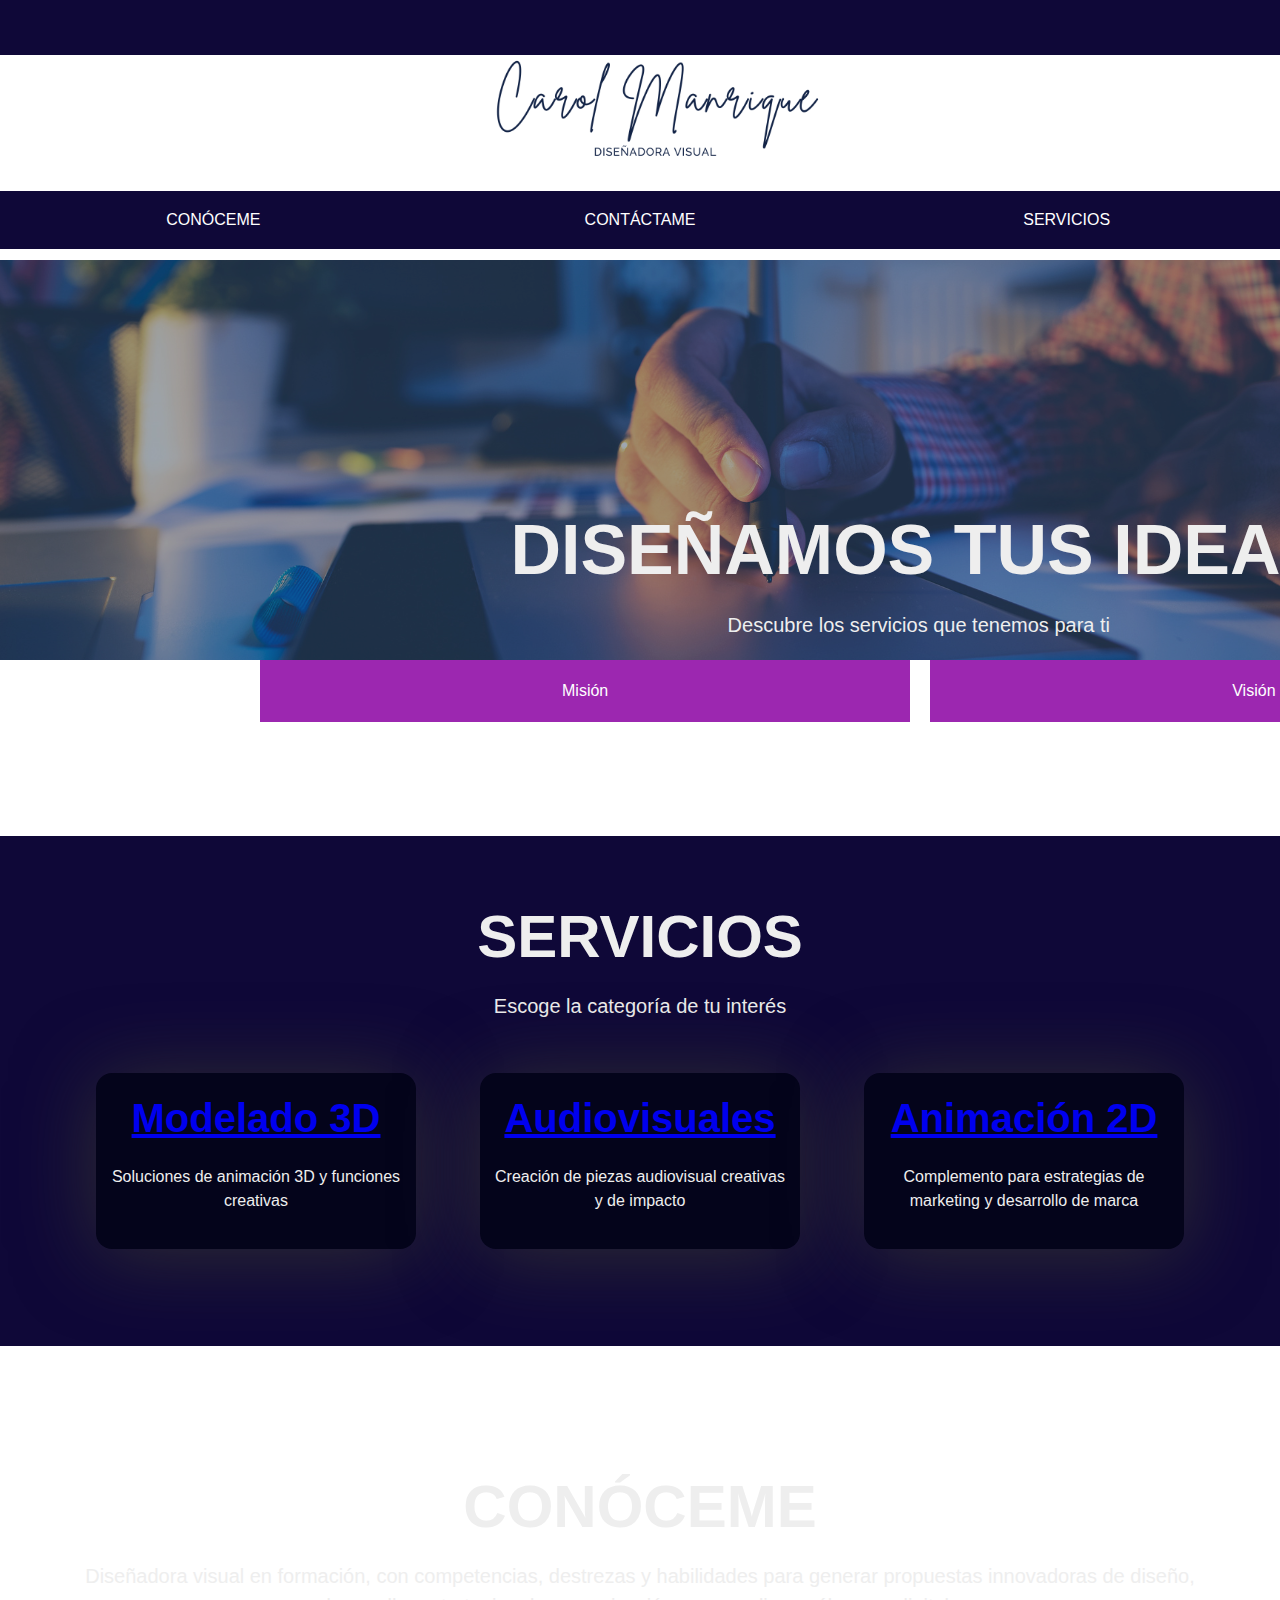
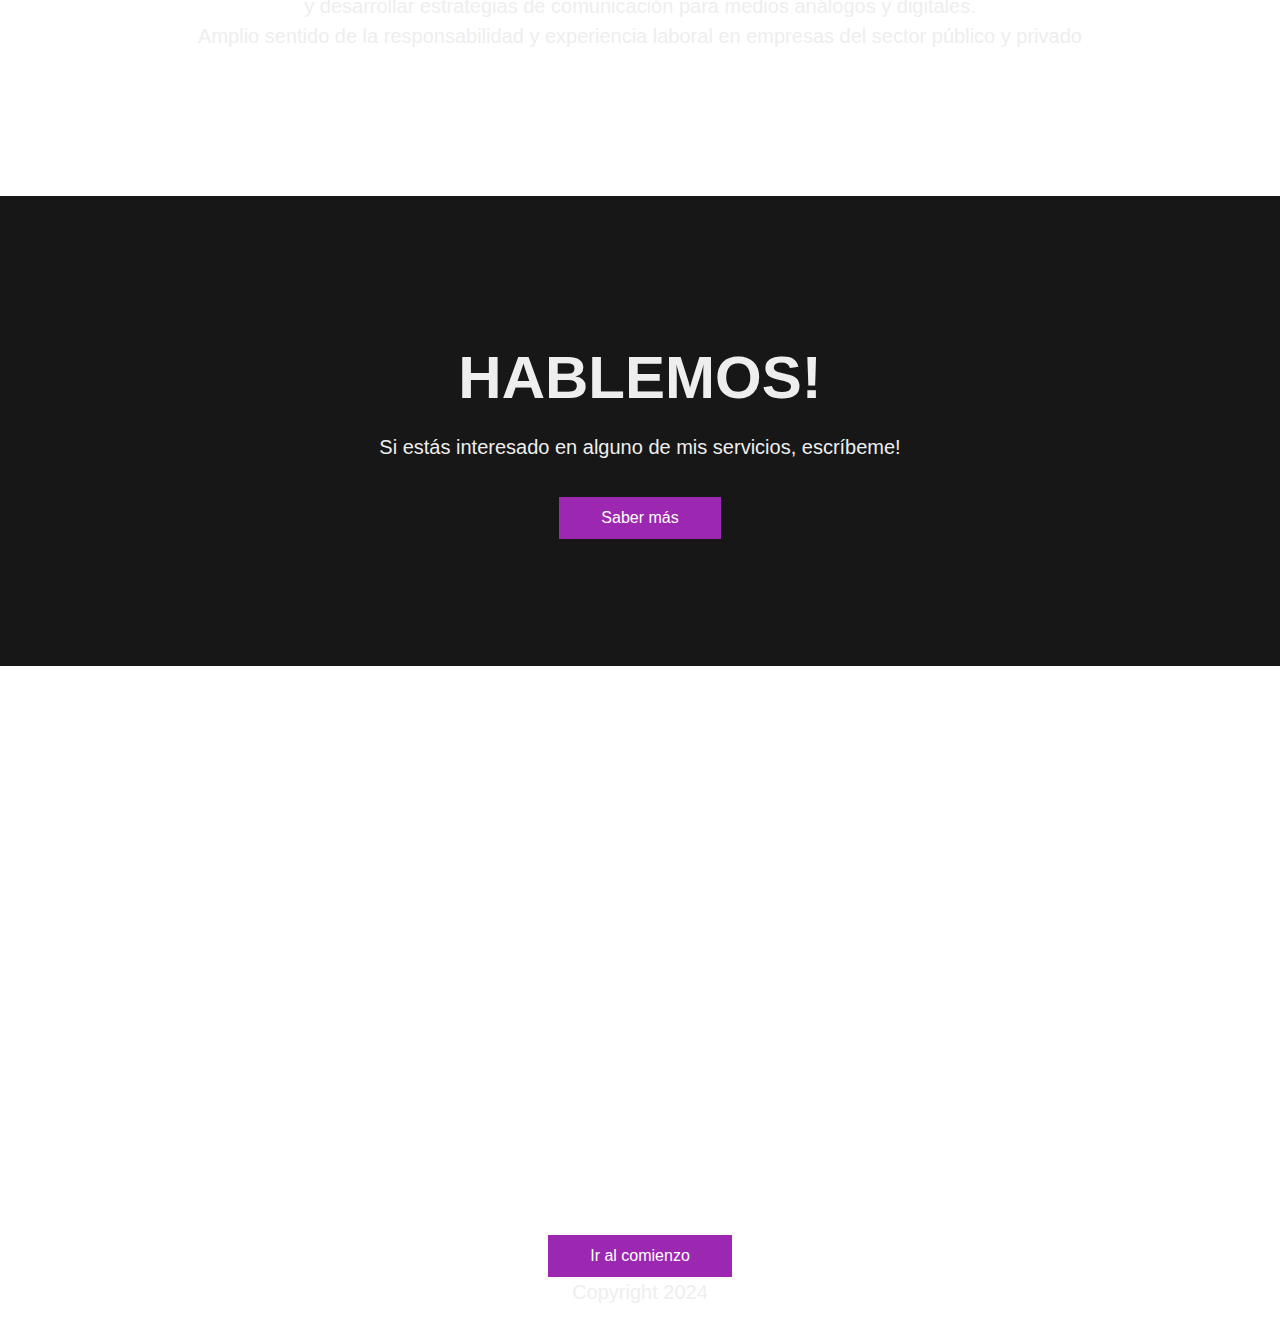
<file: HTML/index.html>
<!DOCTYPE html>
<html lang="en">
<head>
    <meta charset="UTF-8">
    <meta http-equiv="X-UA-Compatible" content="IE=edge">
    <meta name="viewport" content="width=device-width, initial-scale=1.0">
    <title>Carol Manrique Diseñadora Visual</title>

    <link rel="stylesheet" href="https://cdnjs.cloudflare.com/ajax/libs/font-awesome/5.15.1/css/all.min.css"
    <link rel="stylesheet" href="style.css"
</head>
<body>
    <link rel="stylesheet" href="style.css"

    <div class="head">

        <div class="logo">
            <img src="Img/Logo.png" alt="centered"  width="400"  />
        </div>

        <nav class="navbar">
            <a target="_blank" href="https://www.linkedin.com/in/carol-gineth-manrique-forero">Conóceme</a>
            <a href="mailto:kmanfor@gmail.com">Contáctame</a>
            <a target="_blank" href="https://www.behance.net/carolgmanriqu">Servicios</a>
        </nav>

    </div>













    <div class="slider-box">

        <ul>
            <li>
                
                <img src="Img/3.png" alt="">
                <div class="texto">
                        <h2 class="title">Diseñamos tus ideas</h2>
                        <p>
                            Descubre los servicios que tenemos para ti
                        </p>
                        <div class="btn-home">
                            <a href="Misión.html" class="btn">Misión</a>
                            
                            <a href="Visión.html" class="btn">Visión</a>
                        </div>
            

                </div>
            </li>
            <li>
                <img src="Img/4.png" alt="">
                <div class="texto">
                </div>
            </li>
            <li>
                <img src="Img/5.png" alt="">
                <div class="texto">
                </div>
            </li>
            <li>
                <img src="Img/6.png" alt="">
                <div class="texto">
                </div>
            </li>
        </ul>

    </div>

















    

    <section class="content sau">
        <h2 class="title">Servicios</h2>
        <p>
            Escoge la categoría de tu interés

        </p>
        <div class="box-container">
            <div class="box">
               
               <h3><a target="_blank" href="Modelado.html">Modelado 3D</a></h3>
         
                <p>Soluciones de animación 3D y funciones creativas</p>


            </div>

            <div class="box">

                <h3><a target="_blank" href="Audiovisuales.html">Audiovisuales</a></h3>
                <p>Creación de piezas audiovisual creativas y de impacto</p>
            </div>

            <div class="box">
                <h3><a target="_blank" href="Animación.html">Animación 2D</a></h3>

                <p>Complemento para estrategias de marketing y desarrollo de marca</p>
            </div>

        </div>
    </section>




    <section class="content price">
        <article class="contain">
            <h2 class="title">Conóceme</h2>
            <p>Diseñadora visual en formación, con competencias, destrezas y habilidades para generar propuestas innovadoras de diseño, 
                <br> y desarrollar estrategias de comunicación para medios análogos y digitales. 
                <br>
                Amplio sentido de la responsabilidad y experiencia laboral en empresas del sector público y privado</p>

        </article>
    </section>


    <section class="content contact">
        <h2 class="title">Hablemos!</h2>
        <p>Si estás interesado en alguno de mis servicios, escríbeme!</p>
        <a href="Saber más.html" class="btn">Saber más</a>


    </section>

    



    </article>
</section>



<iframe width="1900" height="550"
src="https://www.google.com/maps/embed?origin=mfe&pb=!1m14!1m8!1m3!1d24637.230090345016!2d-0.382204!3d39.477148!3m2!1i1024!2i768!4f13.1!3m3!1m2!2sies+abastos!4s11271517402525668942!6i14!3m1!1ses!5m1!1ses">
</iframe>


<footer>
    <a href="#" class="btn">Ir al comienzo</a>

    <br>
    <p>Copyright 2024</p>
</footer>

</body>
</html>
</file>
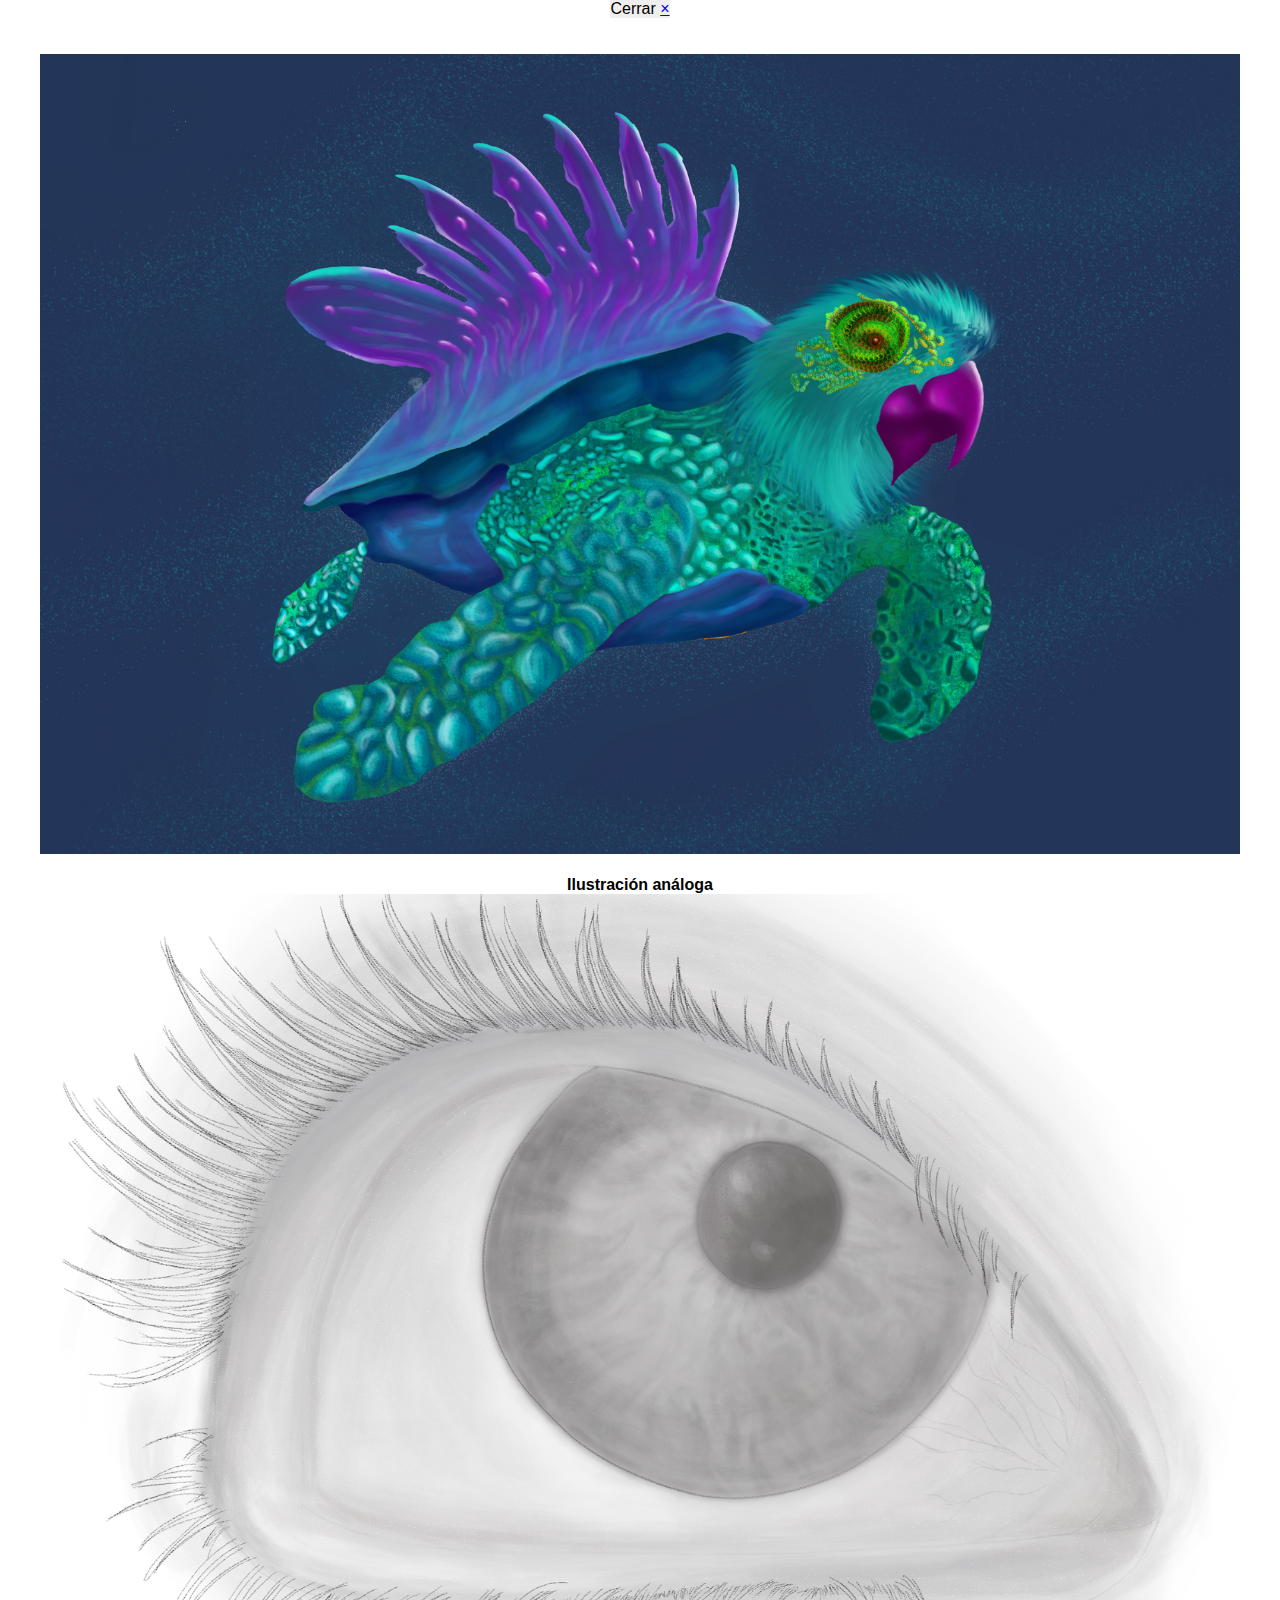
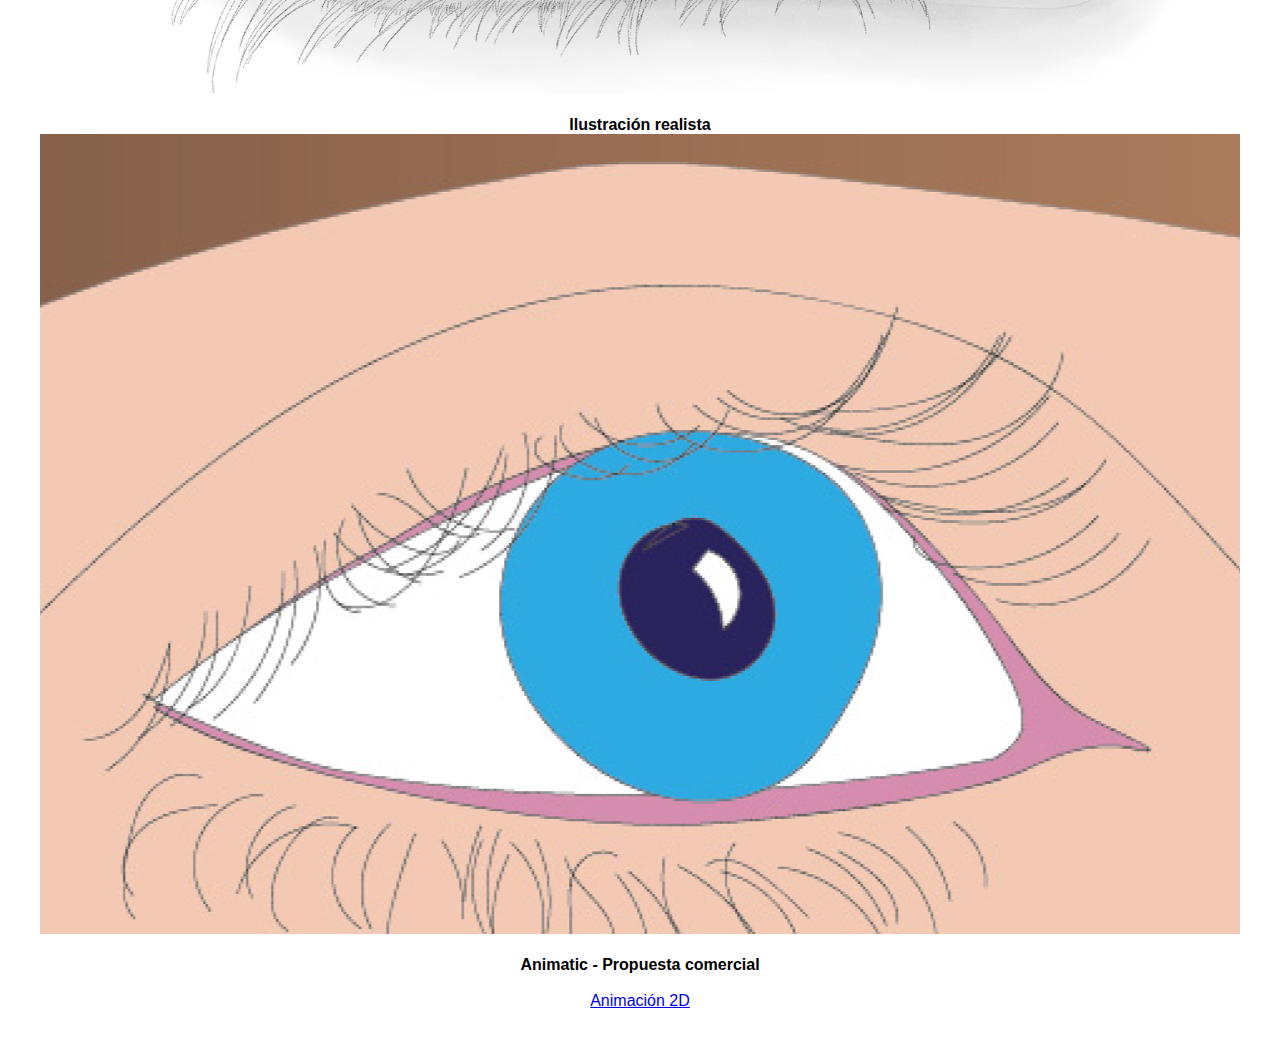
<file: HTML/Animación.html>
<!DOCTYPE html>
<html lang="en">
<head>
    <meta charset="UTF-8">
    <meta name="viewport" content="width=device-width, initial-scale=1.0">
    <title>Animación</title>
    <link rel="stylesheet" href="style.css">
</head>
<body>

    
    <button class="close"  bg-info text-white rounded p-2 aria-label="close">
        Cerrar
       <a href="index.html" class="close">&times;</a>
    </button>

    <br>
    <br>
    <br>


    <div class="container-m">
    <div class="card">
        <figure>
            <img src="Img/Híbrido.png">
        </figure>
        <br>
        <div class="contenido-m">
            <h3>Ilustración análoga</h3>
        </div>
    </div>


    <div class="card">
        <figure>
            <img src="Img/Ojo.png" >
        </figure>
        <br>
        <div class="contenido-m">
            <h3>Ilustración realista</h3>
        </div>
    </div>

    <div class="card">
        <figure>
            <img src="Img/Animación 2D.png" >
        </figure>
        <br>
        <div class="contenido-m">
            <h3>Animatic - Propuesta comercial</h3>
            <br>
            <a target="_blank" href="https://www.behance.net/gallery/166468353/PORTAFOLIO-ANIMACION-2D-CAROL-MANRIQUE">Animación 2D</a>
        </div>
    </div>


        
    
    <br>
    <br>


    </div>

</body>
</html>
</file>
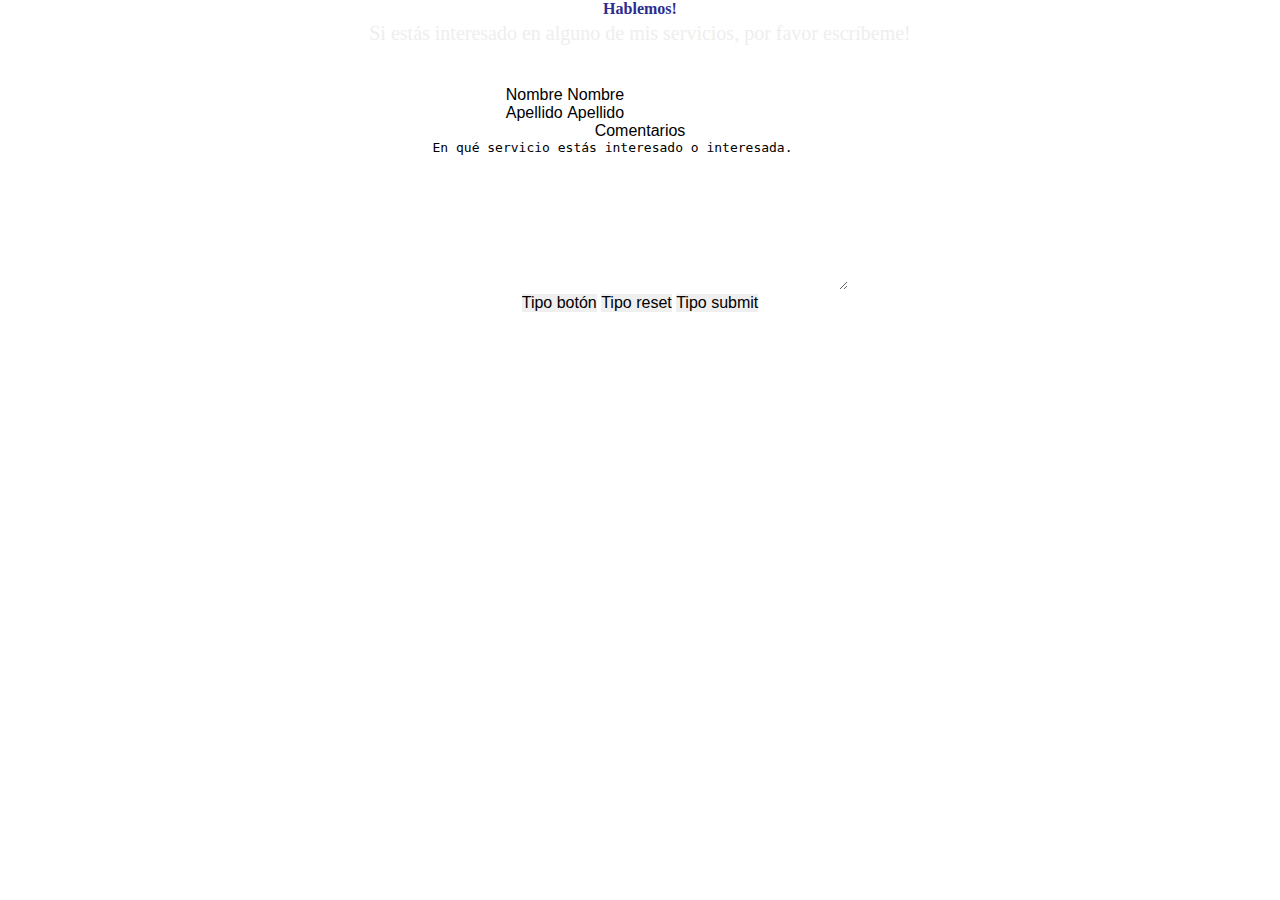
<file: HTML/Formulario.html>
<!DOCTYPE html>
<html lang="en">
<head>
    <meta charset="UTF-8">
    <meta name="viewport" content="width=device-width, initial-scale=1.0">
    <title>Formulario</title>
    <link rel="stylesheet" href="style.css"

</head>
<body>

    <link rel="stylesheet" href="style.css"

 

    <article class="post">
        <h2><font face="roboto"><span style="color: rgb(45, 44, 143);">Hablemos!</span></font></h2>
        <p><font face="roboto">Si estás interesado en alguno de mis servicios, por favor escríbeme!</font></p>

        <br>

        <form action="formulario" method="POST">
            <label for="Nombre">Nombre</label>
            <input value="Nombre" type="text" id="Nombre" name="Nombre" placeholder="Nombre" />
            <br>
            <label for="Apellido">Apellido</label>
            <input value="Apellido" type="text" id="Apellido" name="Apellido" placeholder="Apellido" />
            <br>
            <label for="Comentarios">Comentarios</label>
            <br>
            <textarea cols="50" rows="10" id="comentarios" placeholder="comentarios" name="comentarios">En qué servicio estás interesado o interesada.</textarea>
            <br>
            <button type="button">Tipo botón</button>
            <button type="reset">Tipo reset</button>
            <button type="submit">Tipo submit</button>
        </form>

    </article>
    



</body>
</html>
</file>
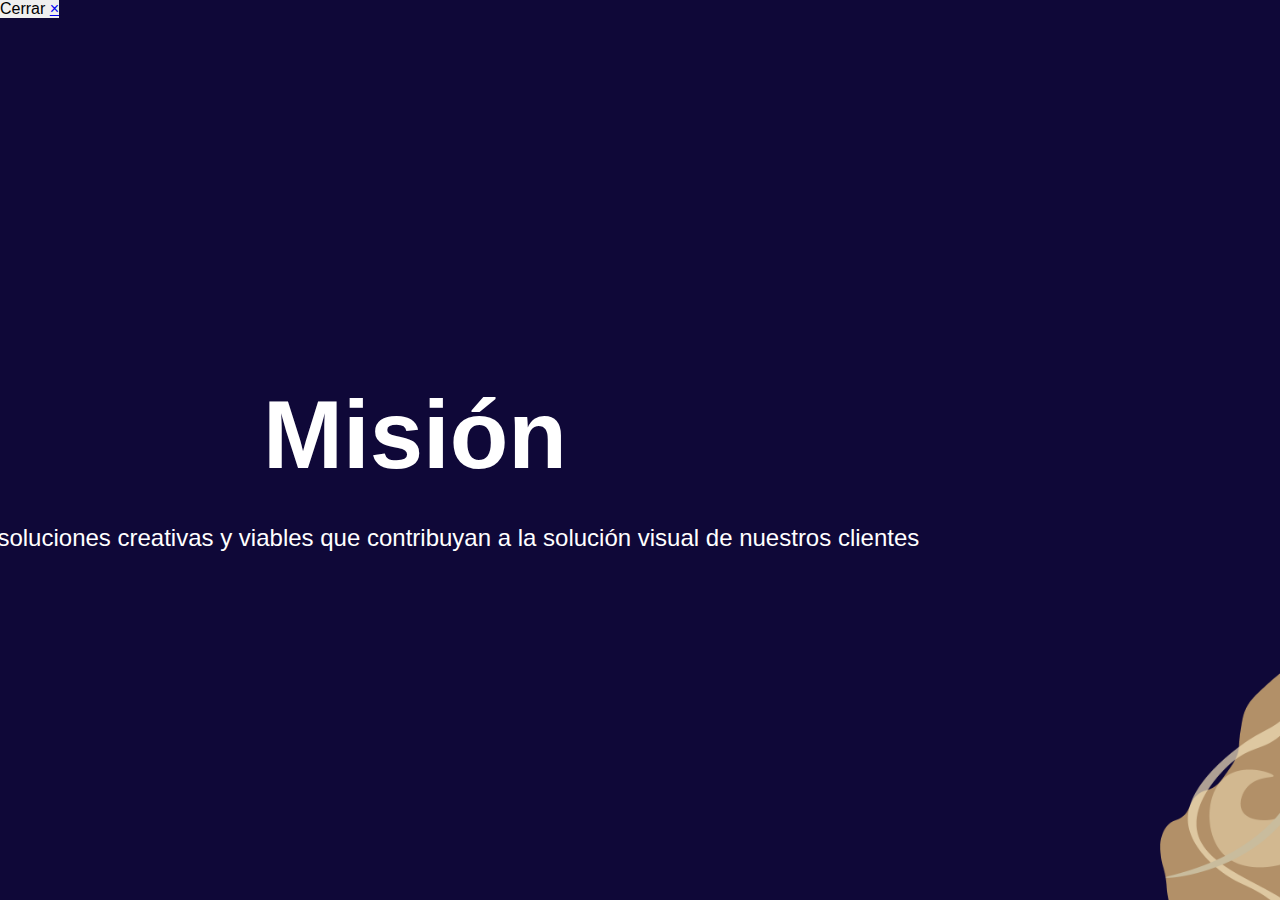
<file: HTML/Misión.html>
<!DOCTYPE html>
<html lang="en">
<head>
    <meta charset="UTF-8">
    <meta http-equiv="X-UA-Compatible" content="IE=edge">
    <meta name="viewport" content="width=device-width, initial-scale=1.0">
    <link rel="stylesheet" href="style.css">

</head>
<body>
    <section class="modal">
        <div class="modal-container">
            <img class="modal-img" src="Img/Carol.png">
            <h2 class="title1">Misión</h2>
            <p class="paragraph">Ofrecer soluciones creativas y viables que contribuyan a la solución visual de nuestros clientes</p>
            
            

            <button class="close"  bg-info text-white rounded p-2 aria-label="close">
                Cerrar
               <a href="index.html" class="close">&times;</a>
            </button>
    
            
        </div>
    </section>    
</body>
</html>
</file>
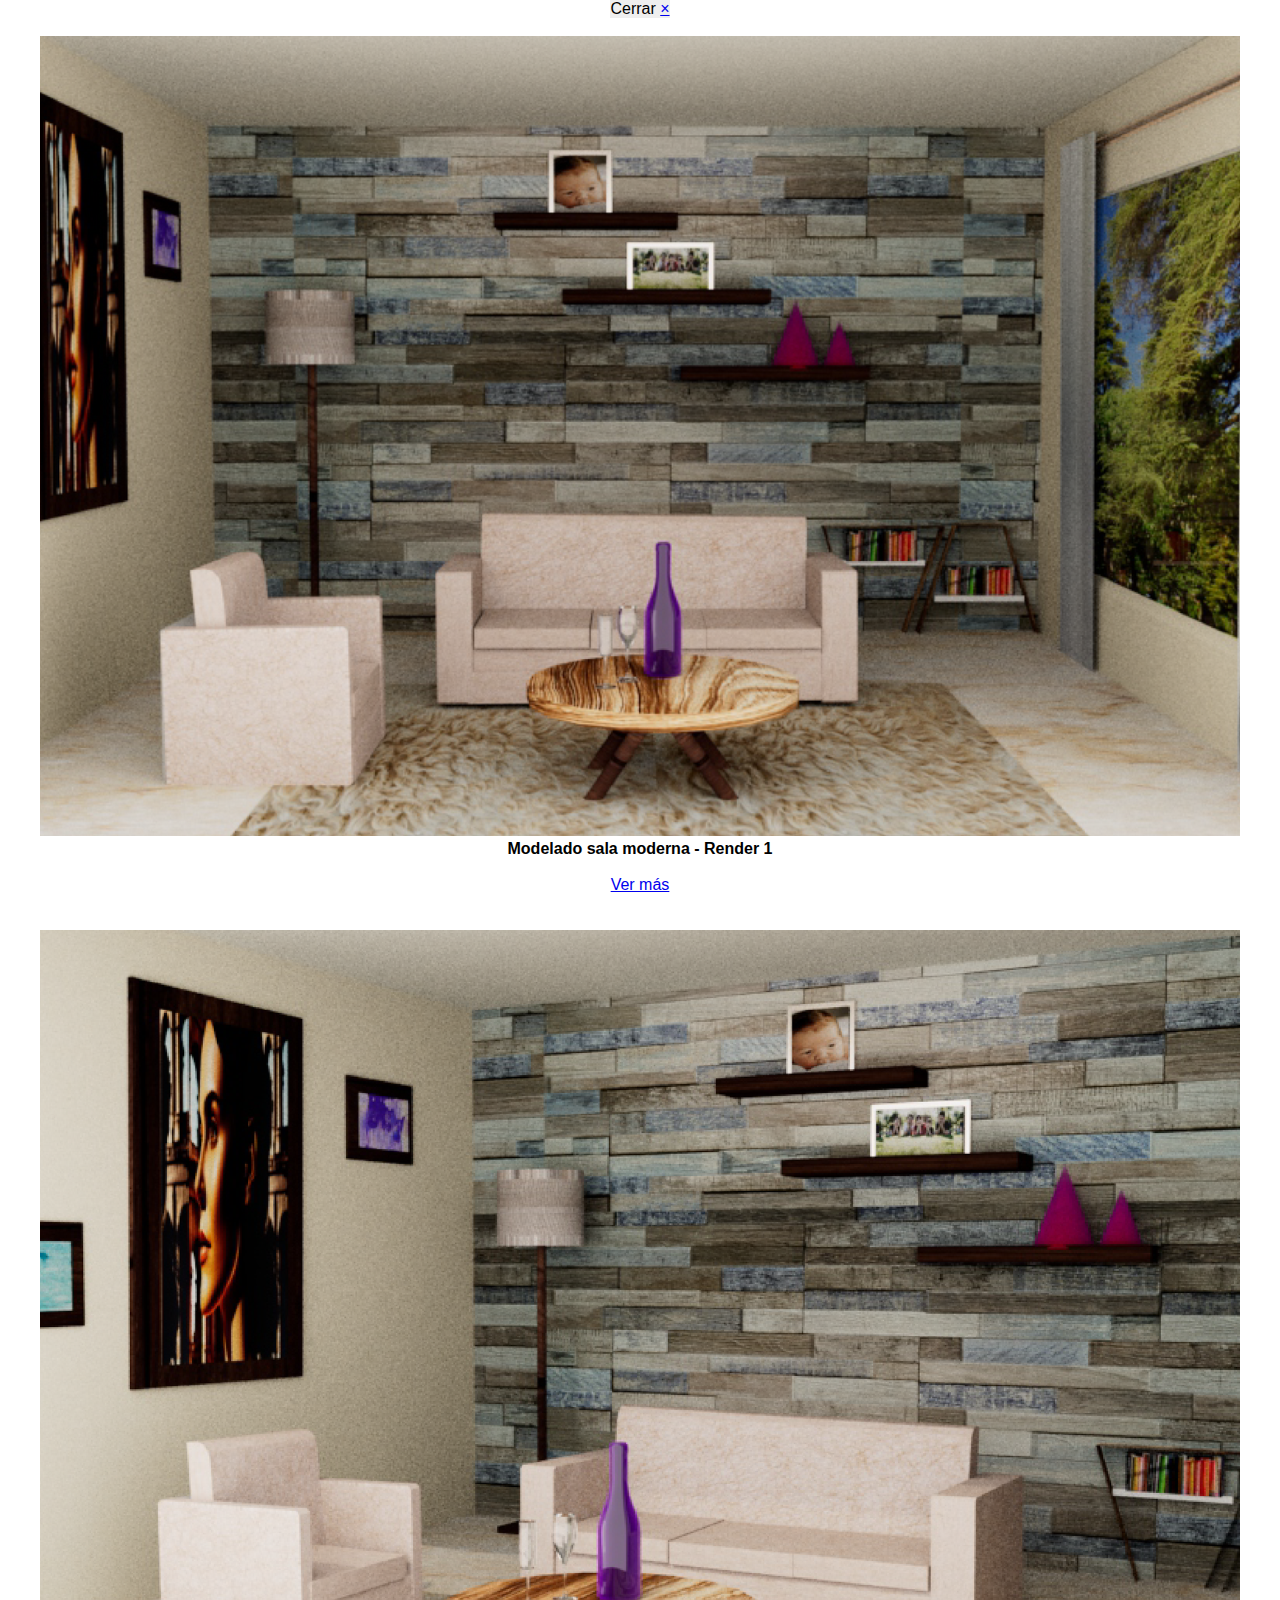
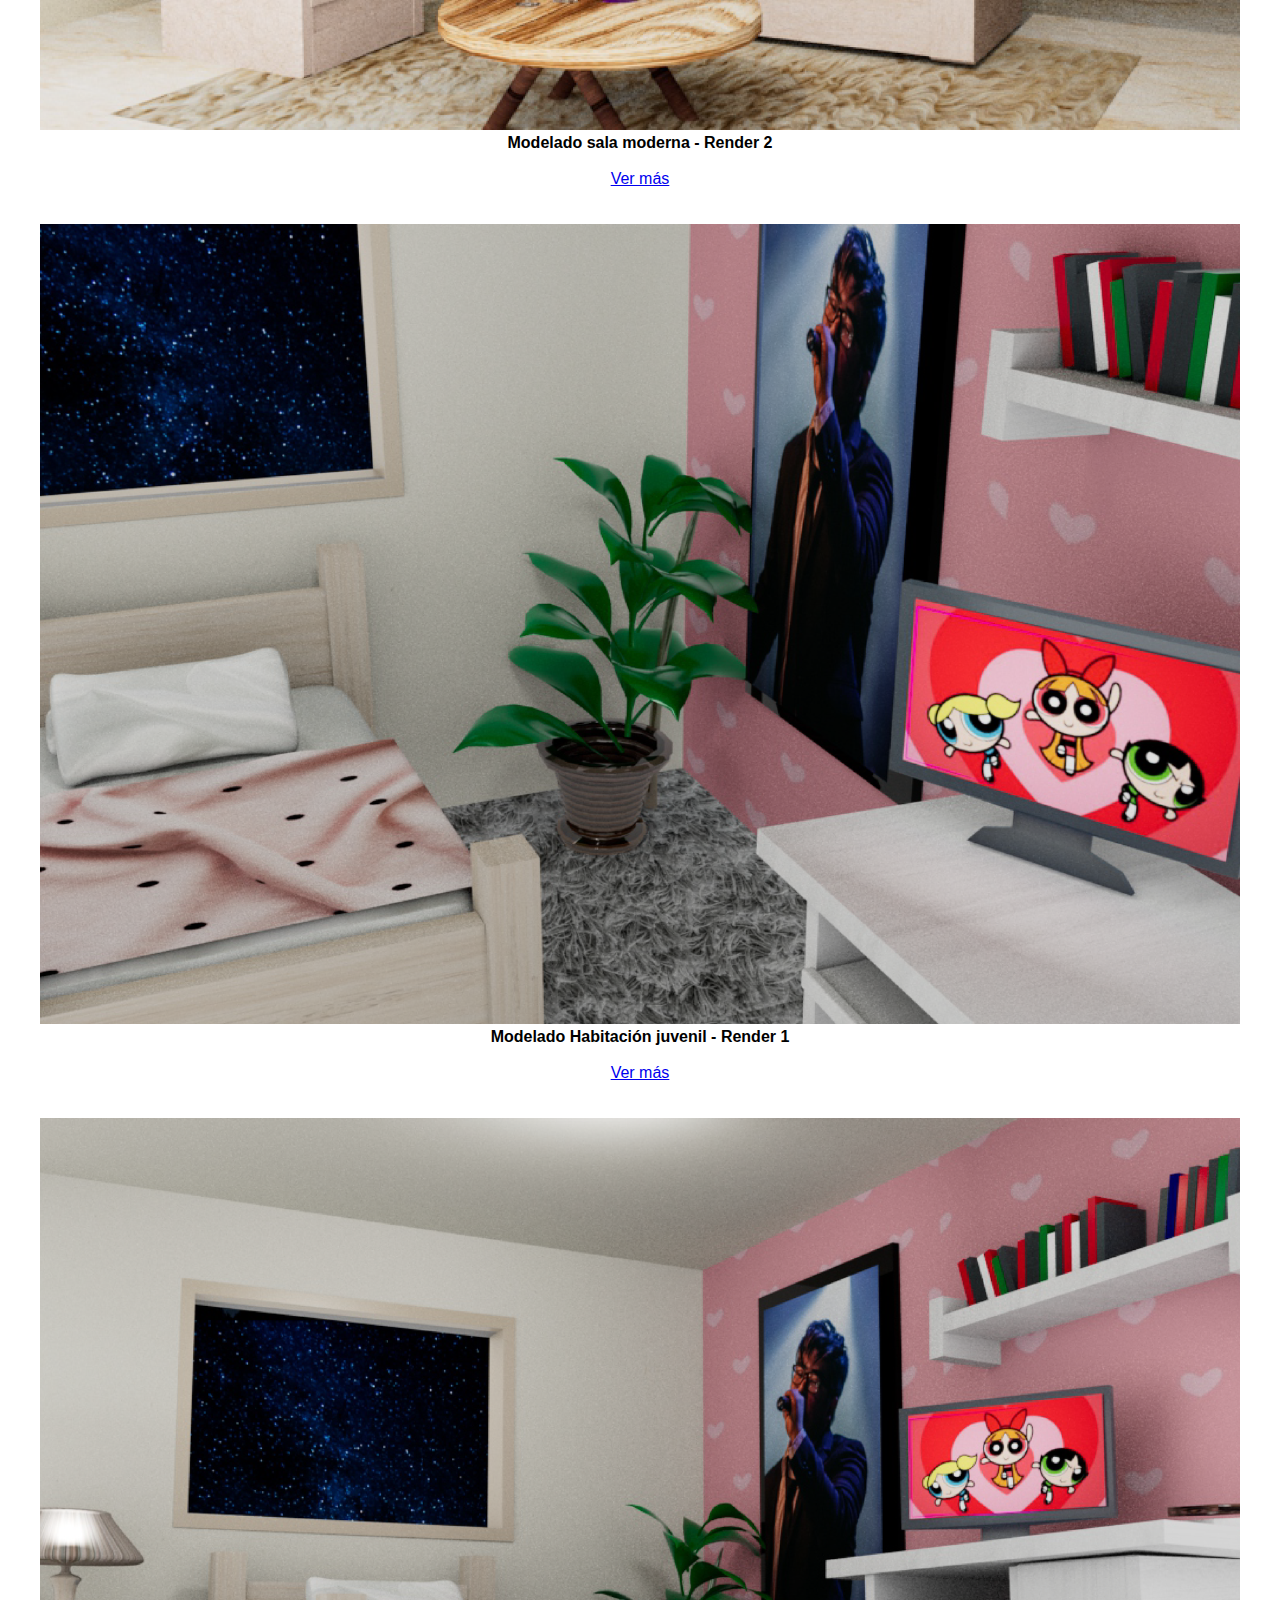
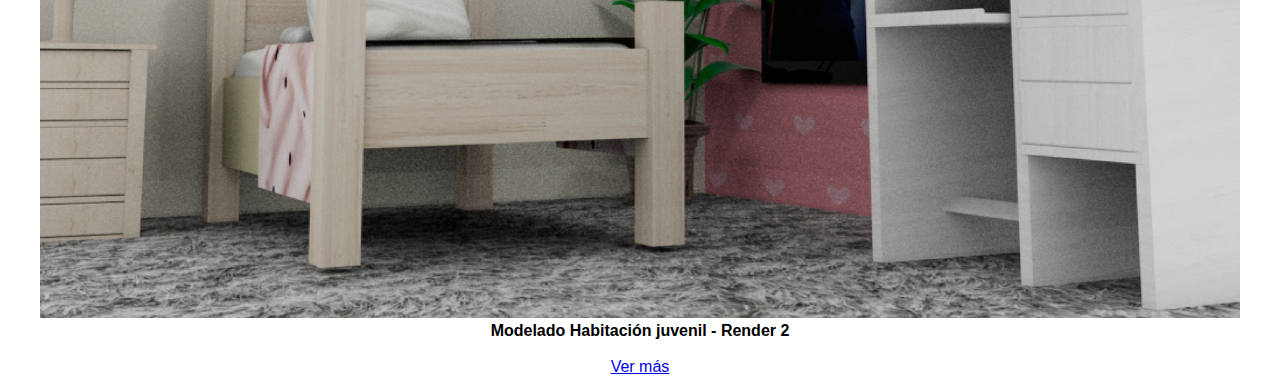
<file: HTML/Modelado.html>
<!DOCTYPE html>
<html lang="en">
<head>
    <meta charset="UTF-8">
    <meta name="viewport" content="width=device-width, initial-scale=1.0">
    <title>Modelado</title>
    
    <link rel="stylesheet" href="style.css">

</head>
<body>

    <link rel="stylesheet" href="style.css">



    <button class="close"  bg-info text-white rounded p-2 aria-label="close">
        Cerrar
       <a href="index.html" class="close">&times;</a>
    </button>
    <br>
    <br>

    <section class="servicios">

        <div class="card">
            <figure>
                <img src="Img/Modelado 3D-02.png" >
            </figure>
            <div class="contenido-m">
                <h3>Modelado sala moderna - Render 1</h3>
                <br>
                <a target="_blank" href="https://www.behance.net/gallery/189051817/Render-arquitectonico-Living-room">Ver más</a>
            </div>
        </div>
        <br>
        <br>


    <div class="card">
        <figure>
            <img src="Img/Modelado 3D-03.png">
        </figure>
        <div class="contenido-m">
            <h3>Modelado sala moderna - Render 2</h3>
            <br>
            <a target="_blank" href="https://www.behance.net/gallery/189051817/Render-arquitectonico-Living-room">Ver más</a>
        </div>
    </div>
    <br>
    <br>
    <div class="card">
        <figure>
            <img src="Img/Modelado 3D - Habitación-02.png" >
        </figure>
        <div class="contenido-m">
            <h3>Modelado Habitación juvenil - Render 1</h3>
            <br>
            <a target="_blank" href="https://www.behance.net/gallery/189142199/Render-arquitectonico-Girls-room">Ver más</a>
        </div>
    </div>

    <br>
    <br>
    <div class="card">
        
    

        <figure>
            <img src="Img/Modelado 3D - Habitación-03.png" >
        </figure>
        <div class="contenido-m">
            <h3>Modelado Habitación juvenil - Render 2</h3>
            <br>
            <a target="_blank" href="https://www.behance.net/gallery/189142199/Render-arquitectonico-Girls-room">Ver más</a>

            
        
        </div>
    </div>



    </div>
</section>    

</body>
</html>
</file>
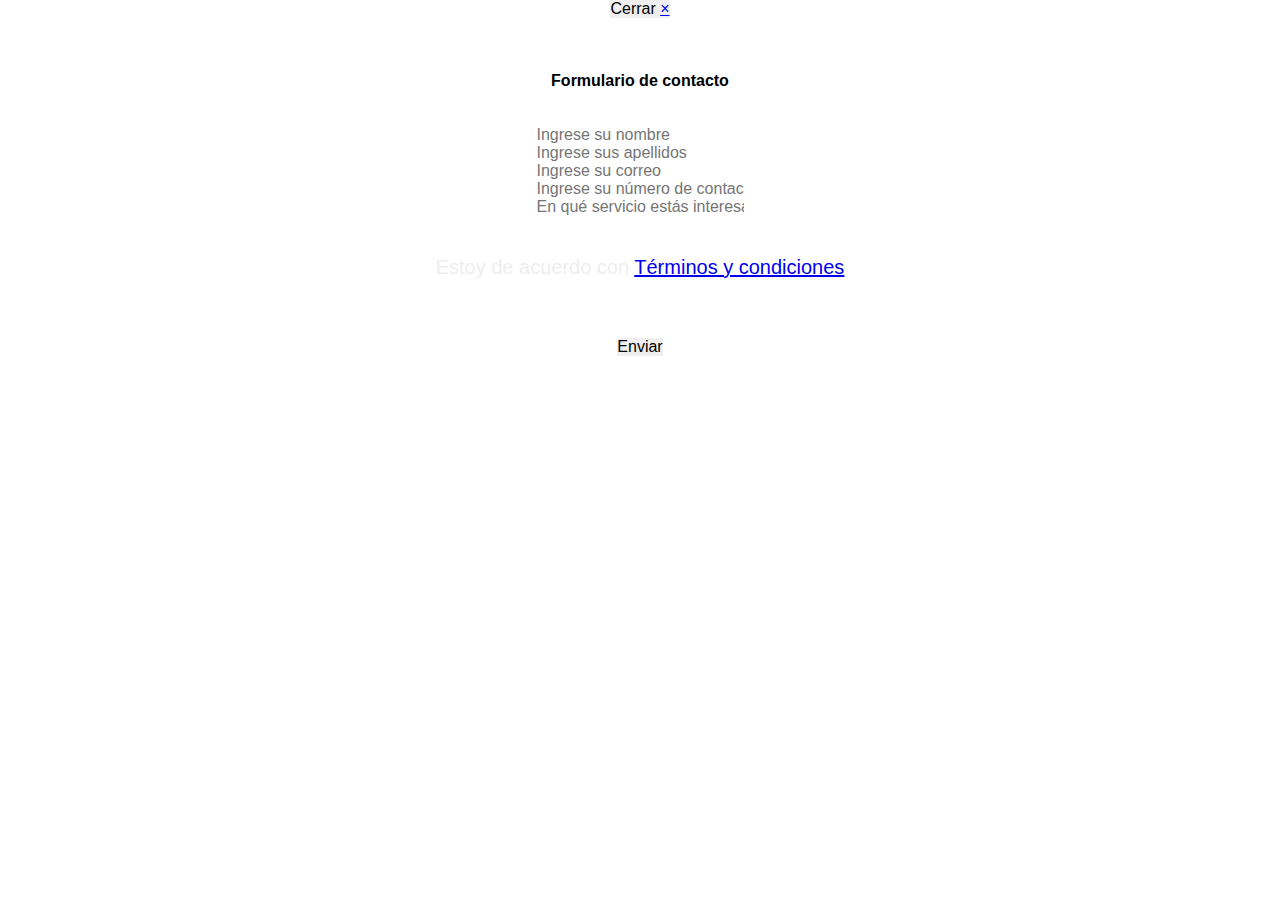
<file: HTML/Saber más.html>
<!DOCTYPE html>
<html lang="en">
<head>
    <meta charset="UTF-8">
    <meta http-equiv="X-UA-Compatible" content="IE=edge">
    <meta name="viewport" content="width=device-width, initial-scale=1.0">
    <link rel="stylesheet" href="style.css">
    <title>Formulario</title>

 
</head>
<body>

    <link rel="stylesheet" href="style.css">


        <button class="close"  bg-info text-white rounded p-2 aria-label="close">
        Cerrar
       <a href="index.html" class="close">&times;</a>
    </button>

    <br>
    <br>
    <br>
    <br>





    <section class="form-register">
        <h4>Formulario de contacto</h4>
        <br>
        <br>

    <input class="controls" type="text" name="Nombres" id="Nombres" placeholder="Ingrese su nombre">
    <br>
    <input class="controls" type="text" name="Apellidos" id="Apellidos" placeholder="Ingrese sus apellidos">
    <br>
    <input class="controls" type="text" name="Email" id="Correo" placeholder="Ingrese su correo">
    <br>
    <input class="controls" type="text" name="Teléfono" id="Teléfono" placeholder="Ingrese su número de contacto">
    <br>
    <input class="controls" type="text" name="Comentarios" id="Comentarios" placeholder="En qué servicio estás interesado?">
    <br>
    <br>
    <br>
    <p>Estoy de acuerdo con <a target="_blank" href="https://www.roberthalf.cl/terminos-y-condiciones-de-uso-de-sitio-web">Términos y condiciones</a></p>
    <br>
    <br>
    <input class="botons" type="submit" value="Enviar">


    </section>


</body>
</html>
</file>
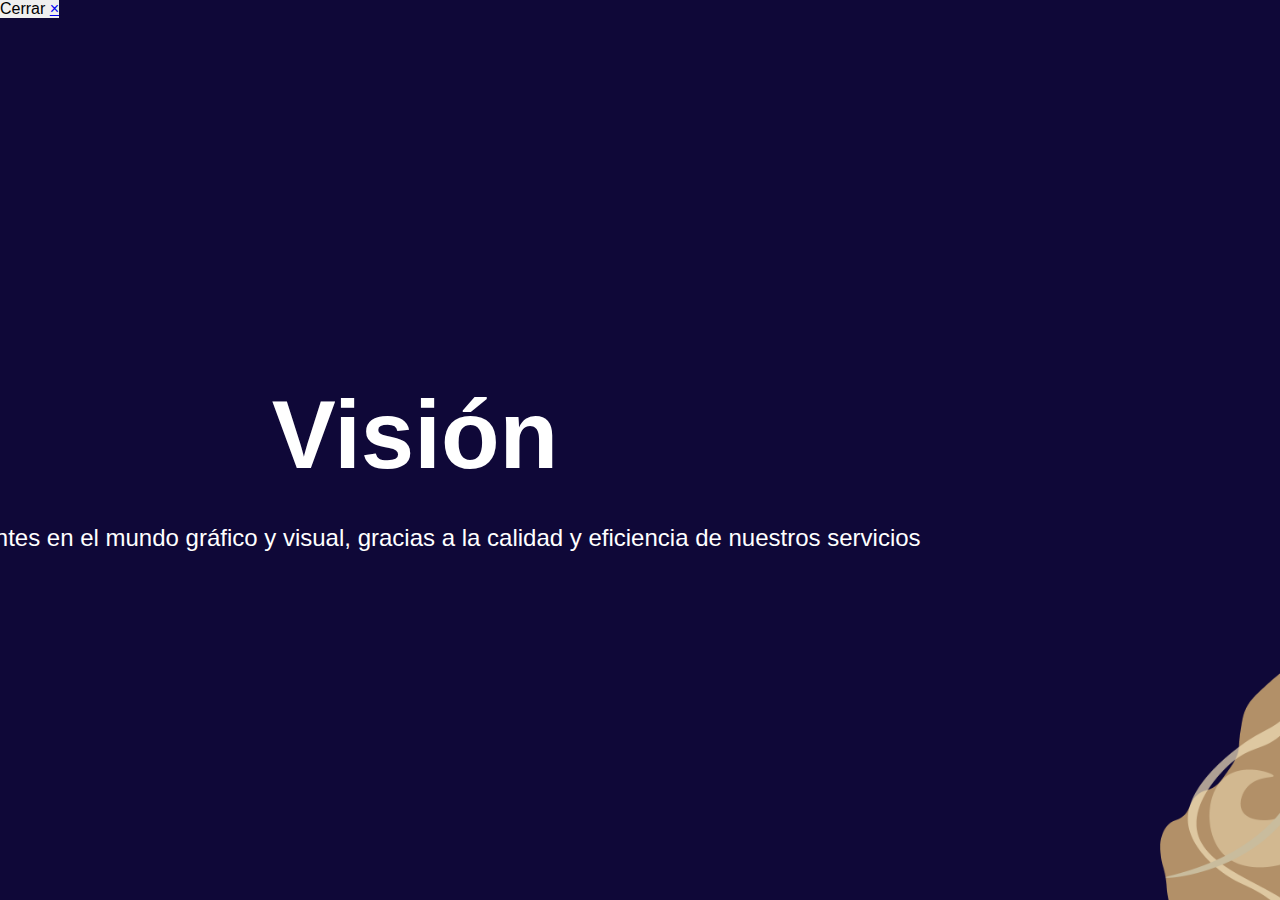
<file: HTML/Visión.html>
<!DOCTYPE html>
<html lang="en">
<head>
    <meta charset="UTF-8">
    <meta http-equiv="X-UA-Compatible" content="IE=edge">
    <meta name="viewport" content="width=device-width, initial-scale=1.0">
    <link rel="stylesheet" href="style.css">

</head>
<body>
    <section class="modal">
        <div class="modal-container">
            <img class="modal-img" src="Img/Carol.png">
            <h2 class="title1">Visión</h2>
            <p class="paragraph">Ser refentes en el mundo gráfico y visual, gracias a la calidad y eficiencia de nuestros servicios</p>
            
            

            <button class="close"  bg-info text-white rounded p-2 aria-label="close">
                Cerrar
               <a href="index.html" class="close">&times;</a>
            </button>
    
            
        </div>
    </section>    
</body>
</html>
</file>
<file: HTML/style.css>
/* Margenes generales de la pag */
*{
    margin: 0;
    padding: 0;
    border: 0;
    font-size: 100%;
    vertical-align: baseline    ;
}

body {
    text-align: center;
    font-family: sans-serif;
}


/* Ordena todo al centro y sale la línea decorativa de arriba */
.head {
    display: flex;
    align-items:center;
    justify-content: space-between;
    height: 55px;
    background: #0f0838; opacity: 100%;
    position:fixed;
    width: 100%;
    z-index: 10;
}


/* codigo del carrusel inicial */


.slider-box {
    height: 64vh !important;
    margin: 50px auto 0;
    overflow: hidden;
    background-size: cover;
    padding: 1hv;
    }

.slider-box ul {
    display: flex;
    padding: 0;
    width: 400%;
    animation: slide 20s infinite alternate ease-in-out;
}

.slider-box li {
    width: 100%;
    list-style: none;
    position: relative;
}

.texto {
    

    
    position: absolute;
    text-align: center;
    padding: 0px 250px;
    top: 250px;
    color: #ffffff;
}



.texto h2 {
    font-size: 45px;
    margin-bottom: 55px;



    margin-bottom: 20px;
    font-size: 70px;
    color: #eeeeee;
    padding: -50px 400px;

}

.slider-box img {
    width: 100%;
}

@keyframes slide {
    0% { margin-left: 0; }
    20% { margin-left: 0; }
    
    25% { margin-left: -100%; }
    45% { margin-left: -100%; }

    50% { margin-left: -200%; }
    70% { margin-left: -200%; }

    75% { margin-left: -300%; }
    100% { margin-left: -300%; }

}

@media(max-width: 991 px) {
    
    body {
        padding: 30px;
    }
    .slider-box {
        width: 100%;
    }
    .texto {
        top: 50px;
        padding: 0;
    }
}


/* Da el diseño al menú y a las franjas azules de la página,
crea los items de servicios, pone el mapa de ubicación
y deja programado el boton de ir al comienzo */


.navbar {
    display:flex;
    margin-right: 20px;
    padding: 0 0px;
    width: 100%;
    z-index: 10;

}

.logo {
    margin-left: 30px;
    padding-top: 3%;
}

.logo a {
    text-decoration: none;
    color: #0f0838;
    text-transform: uppercase;    
    font-size: 20px;
}

.navbar a {
    display: block;
    padding: 20px 20px;
    color: #ffffff;
    text-decoration: none;
    text-transform: uppercase;
    font-size: 20 px;
    background: #0f0838; opacity: 100%;
    width: 100%;
    z-index: 10;
    margin-bottom: -3%;
}

.navbar a:hover {
    background: #9c27b0;
}


.title {
    margin-bottom: 20px;
    font-size: 60px;
    font-weight: 600;
    text-transform: uppercase;
    color: #eeeeee;
}

p {
    margin-bottom: 20px;
    font-size: 20px;
    line-height: 1.5;
    color: #eeeeee;
    padding: 0 10px;
}

.btn {
    display: inline-block;
    margin-top: 15px;
    padding: 10px 40px;
    border: 2px solid #9c27b0;
    color: #fff;
    text-decoration: none;
    background: #9c27b0;
}

.btn:hover {
background: none;
}

.btn-home {
    display: flex;
}

.btn-home a {
    margin: 0 10px;
    padding: 20px 300px;;

}

.content {
    height: 50vh;
    display: flex;
    flex-direction: column;
    justify-content: center;
    align-items: center;
}

.sau {
    padding: 30px;
    background: #0f0838;
}

.box-container {
    
    display: flex;
    justify-content: center;
    flex-wrap: wrap;
    text-align: center;
}

.box-container .box {

    height: 11rem;
    width: 20rem;
    background: #04041b;
    text-align: center;
    border-radius: 1rem;
    box-shadow: 0 .3rem 5rem rgba(51, 50, 50, 0.9);
    margin: 2rem;
}

.box-container .box i {
    
    height: 3rem;
    width: 3rem;
    line-height: 3rem;
    text-align: center;
    border-radius: 50%;
    color: #fff;
    background: #9c27b0;
    font-size: 2rem;
    margin: 1rem 0;
}

.box-container .box h3 {
    padding: 23px 1px;
    font-size: 40px;
    color: #9c27b0;
}

.box-container .box p {
    top: 10px;
    padding: 1px 10px;
    font-size: 16px;
}

.about {
    background: #171717;
}

.price {
    background: url(Img/Carol\ fondo\ azul.png) no-repeat center;
    background-attachment: fixed;
    background-size: cover;
    text-align: center;
}

.contact {
    padding-top: 20px;
    background: #171717;
    padding-bottom: 0;
}

@media (max-width: 768px) {
    
    .title {
        margin-bottom: 0;
        font-size: 40px;
    }

    .sau {
        height: 120vh;
    }

    .navbar {
        display: none;
    }
}


/* ventana emergente */

.modal {
    background-repeat: no-repeat;
    background-size: cover;
    position: fixed;
    top: 0px;
    left: 0px;
    right: 0px;
    bottom: 0px;
    background-color: #0f0838;
    display: flex;
}


.modal container {
    position: relative;
    margin: auto;
    width: 90%;
    max-width: 600px;
    max-height: 100%;
    background-color: #fff;
    border-radius: 6px;
    padding: 3em 2.5em;
    display: grid;
    gap: 1em;
    place-items: center;
    grid-auto-columns: 100%;
}


.title1 {
    position: fixed;
    top: 380px;
    left: -450px;
    right: 0px;
    bottom: 50px;
    text-align: center;
    font-size: 6rem;
    color: #ffffff;
}

.paragraph {
    
    position: fixed;
    top: 520px;
    left: -400px;
    right: 50px;
    bottom: 50px;
    font-size: 1.5rem;
    color: #ffffff;

    text-align: center;
    margin-bottom: 2rem;
}

.modal-img {
    background-repeat: no-repeat;
    background-size: cover;

    position: fixed;
    opacity: 100%;
    top: 0px;
    left: 1150px;
    right: 150px;
    bottom: 50px;

    width: 500%;
    max-width: 1100px;
}


.btns {
    display: flex;
    gap: 15px;
}

.btns > a {
    text-decoration: none;
    padding: 1rem;
    border-radius: .3rem;
    color: #0f0838;
    font-weight: 400;
}


.btns .open-view {
    color: #222;
    background-color: #0f0838;
    border: solid thin gray;
}

.open-guide {
    background-color: #0f0838;

.close {
}

/* estilos de las opciones de servicios */
 
.container-m {
    
    width: 1000px;
    height: 10px;
    display: flex;
    max-width: 11100px;
    justify-content: center;
}

.card {
   
    display: flex;

    width: 100px;
    margin: 20px;
    border-radius: 6px;
    overflow: hidden;
    background: #eeeeee;
    box-shadow: 0px 1px 10px rgba(0, 0, 0, 0.2);
    cursor: default;
    transition: all 400ms ease;
}

.card:hover {
    box-shadow: 5px 5px 20px rgba(0, 0, 0, 0.4);
    transform: translateY(-3%);

}

.card img {
    max-width: 10%;
    width: 140px;
    height: 100px;
}

.card contenido-m {
    padding: 25px;
    text-align: center;

}

.card contenido-m p {
    line-height: 1.5;
    color: #6a6a6a;

}


.card contenido-m h3 {
    color: #9c27b0;

    font-weight: 400;
    margin-bottom: 25px;
    
}

.card contenido-m a {
    text-decoration: none;
    display: inline-block;
    padding: 10px;
    margin-top: 10px;
    color: #9c27b0;
    border: 1px solid #9c27b0;
    border-radius: 4px;
    transition: all 400ms ease;

}


.card contenido-m a:hover {
    background: #9c27b0;
    color: #fff;

}



/* estilo formulario*/

.form-register {
    background-color: #9c27b0;
}
</file>
